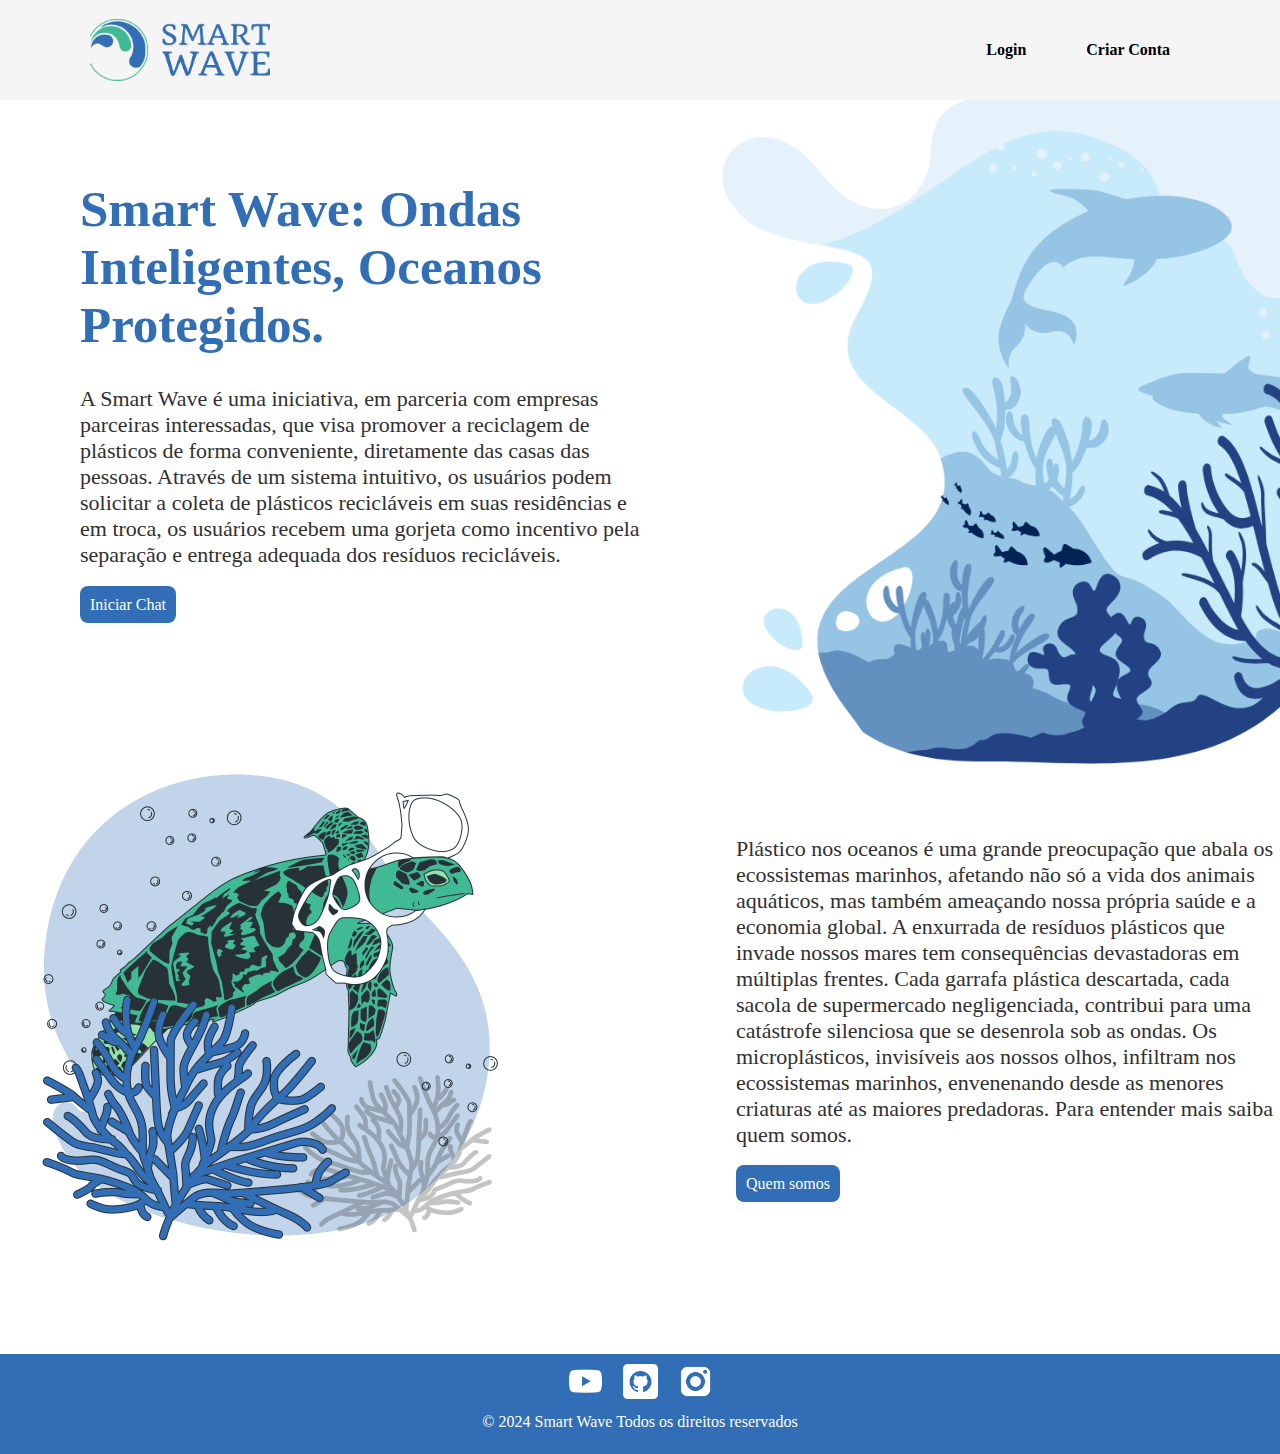
<file: index.html>
<!DOCTYPE html>
<html lang="pt-br">
  <head>
    <meta charset="UTF-8" />
    <meta name="viewport" content="width=device-width, initial-scale=1.0" />
    <title>Smart Wave</title>
    <link rel="stylesheet" href="./css/index.css" />
  </head>
  <body>
    <header id="cabecalho">
      <div class="img">
        <img class="img-logo" src="./img/wave-logo.png" alt="wave-logo" />
      </div>

      <div class="link-div">
        <ul class="links-list">
          <li class="link-item"><a href="#" id="login-btn">Login</a></li>
          <li class="link-item">
            <a href="#" id="criar-conta-btn">Criar Conta</a>
          </li>
        </ul>
      </div>
    </header>
    <main>
      <section id="section1">
        <div class="main-text">
          <h1>Smart Wave: Ondas Inteligentes, Oceanos Protegidos.</h1>
          <p>
            A Smart Wave é uma iniciativa, em parceria com empresas parceiras
            interessadas, que visa promover a reciclagem de plásticos de forma
            conveniente, diretamente das casas das pessoas. Através de um
            sistema intuitivo, os usuários podem solicitar a coleta de plásticos
            recicláveis em suas residências e em troca, os usuários recebem uma
            gorjeta como incentivo pela separação e entrega adequada dos
            resíduos recicláveis.
          </p>
          <a
            href="https://web-chat.global.assistant.watson.appdomain.cloud/preview.html?region=au-syd&integrationID=502f8ca9-d5e1-42a1-956b-38d6204c15e2&serviceInstanceID=1a4679c3-4026-4987-90a8-8e82c5ac3ef9"
            target="_blank"
            >Iniciar Chat</a
          >
        </div>
        <div class="main-img">
          <img src="./img/mar.png" alt="oceano" />
        </div>
      </section>

      <section id="section2">
        <div class="img2">
          <img src="./img/tartaruga.png" alt="tartaruga" />
        </div>
        <div class="text2">
          <p>
            Plástico nos oceanos é uma grande preocupação que abala os
            ecossistemas marinhos, afetando não só a vida dos animais aquáticos,
            mas também ameaçando nossa própria saúde e a economia global. A
            enxurrada de resíduos plásticos que invade nossos mares tem
            consequências devastadoras em múltiplas frentes. Cada garrafa
            plástica descartada, cada sacola de supermercado negligenciada,
            contribui para uma catástrofe silenciosa que se desenrola sob as
            ondas. Os microplásticos, invisíveis aos nossos olhos, infiltram nos
            ecossistemas marinhos, envenenando desde as menores criaturas até as
            maiores predadoras. Para entender mais saiba quem somos.
          </p>
          <a href="./paginas/quem-somos.html">Quem somos</a>
        </div>
      </section>
    </main>
    <footer id="rodape">
      <div class="footer-content">
        <div class="footer-icons">
          <a href="https://www.youtube.com/watch?v=TpOUnFI34zg" target="_blank">
            <img class="footer-icon" src="./img/youtube.png" alt="youtube" />
          </a>
          <a href="https://github.com/GuiRomanholi/GS_frontend" target="_blank">
            <img class="footer-icon" src="./img/github.png" alt="github" />
          </a>
          <a
            href="https://www.instagram.com/smartwave_of?igsh=ZHN4bmF5YXJ4YjN0"
            target="_blank"
          >
            <img
              class="footer-icon"
              src="./img/social-media.png"
              alt="instagram"
            />
          </a>
        </div>
        <p>&copy; 2024 Smart Wave Todos os direitos reservados</p>
      </div>
    </footer>

    <!-- Diálogo de criação de conta -->
    <dialog id="criar-conta-dialog">
      <form id="form-cadastro" action="#" method="post">
        <h2>Criar Conta</h2>
        <div class="form-content">
          <label for="username">Nome do usuário</label>
          <input
            type="text"
            id="username"
            name="username"
            placeholder="Digite o nome do usuario"
            required
          />
        </div>
        <div class="form-content">
          <label for="email">Email</label>
          <input
            type="email"
            id="email"
            name="email"
            placeholder="Digite o seu email"
            required
          />
        </div>
        <div class="form-content">
          <label for="password">Senha</label>
          <input
            type="password"
            id="password"
            name="password"
            placeholder="Digite sua senha"
            required
          />
        </div>
        <div class="form-content">
          <label for="password-confirmation">Confirmação de senha</label>
          <input
            type="password"
            id="password-confirmation"
            name="password-confirmation"
            placeholder="Digite a senha novamente"
            required
          />
        </div>
        <button id="btn-enviar" type="submit">Enviar</button>
      </form>
      <button id="fechar-modal">Fechar</button>
    </dialog>

    <!-- Diálogo de login -->
    <dialog id="login-dialog">
      <form id="form-login" action="#" method="post">
        <h2>Login</h2>
        <div class="form-content">
          <label for="login-email">Email</label>
          <input
            type="email"
            id="login-email"
            name="login-email"
            placeholder="Digite o seu email"
            required
          />
        </div>
        <div class="form-content">
          <label for="login-password">Senha</label>
          <input
            type="password"
            id="login-password"
            name="login-password"
            placeholder="Digite sua senha"
            required
          />
        </div>
        <button id="login-enviar" type="submit">Entrar</button>
      </form>
      <button id="fechar-login-modal">Fechar</button>
    </dialog>

    <dialog id="msg-erro">
      <h1>ERRO!</h1>
    </dialog>
    <script src="./js/script.js"></script>
  </body>
</html>
</file>
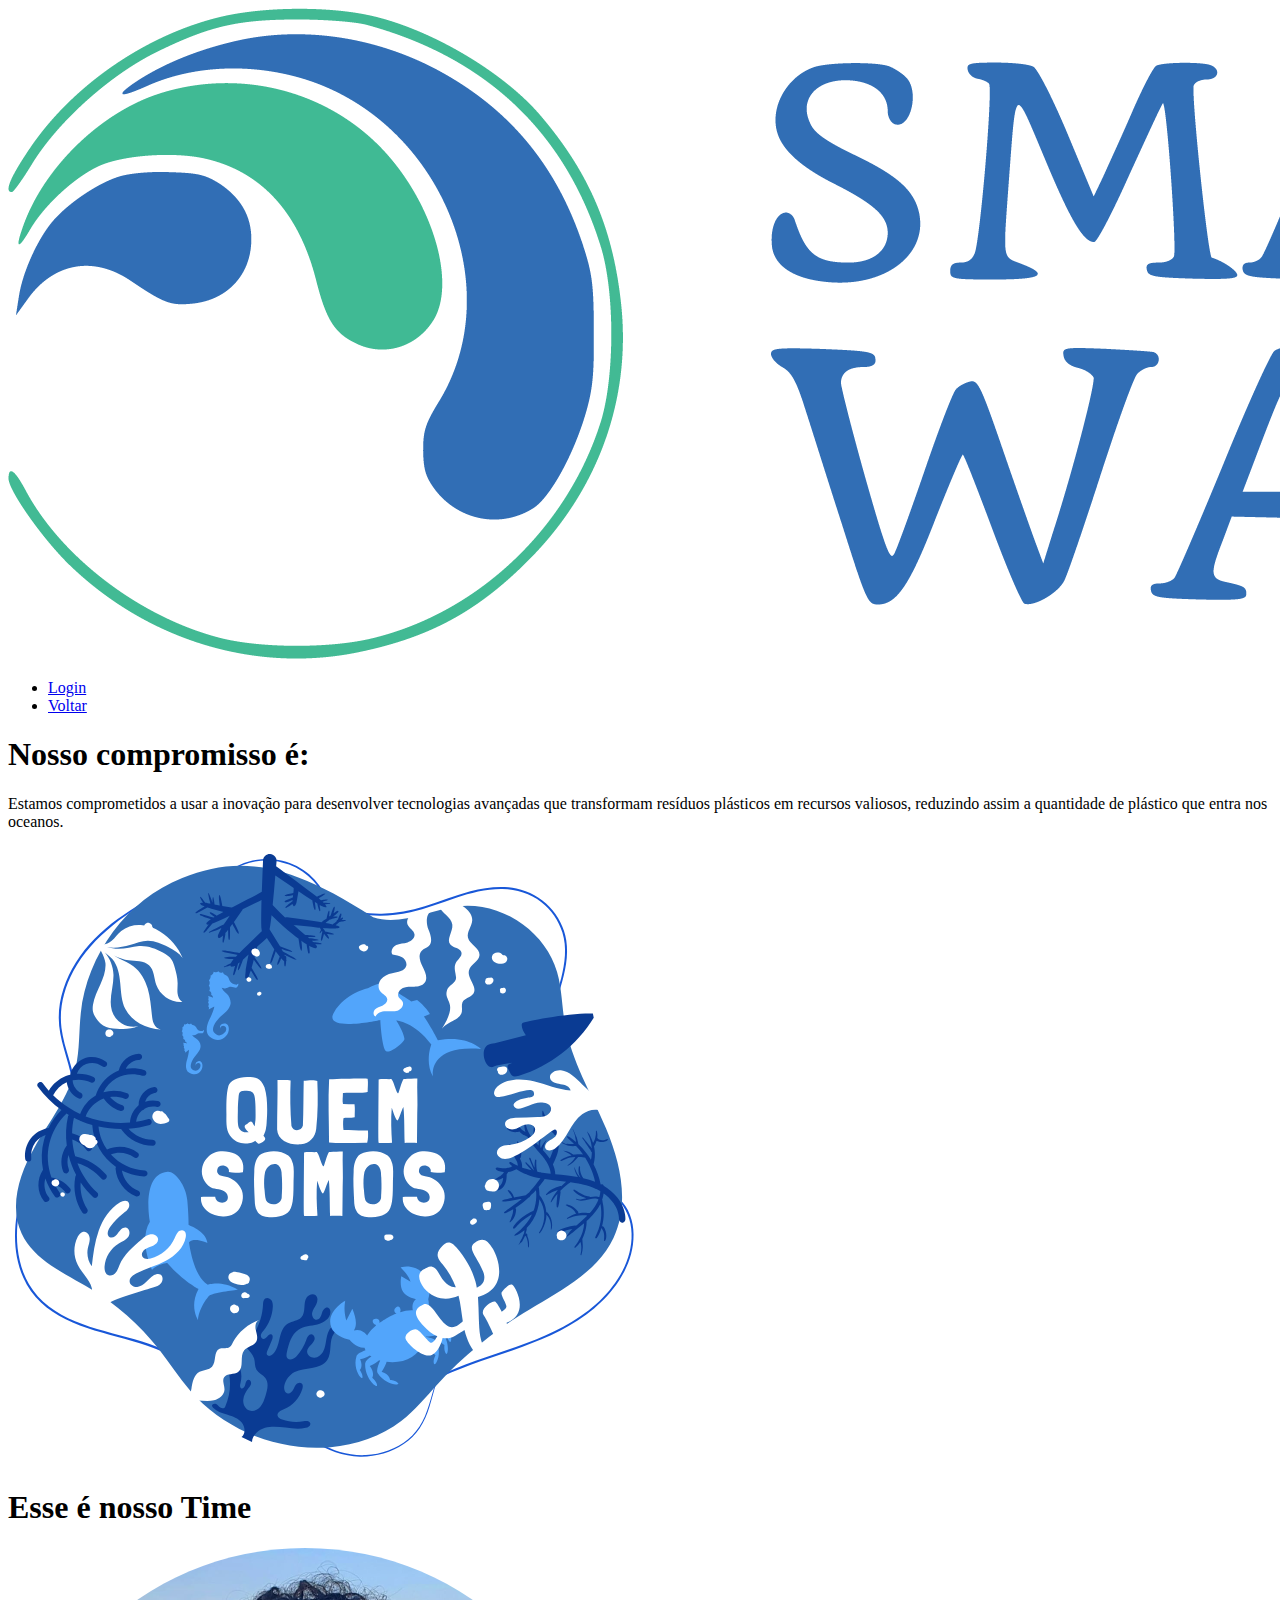
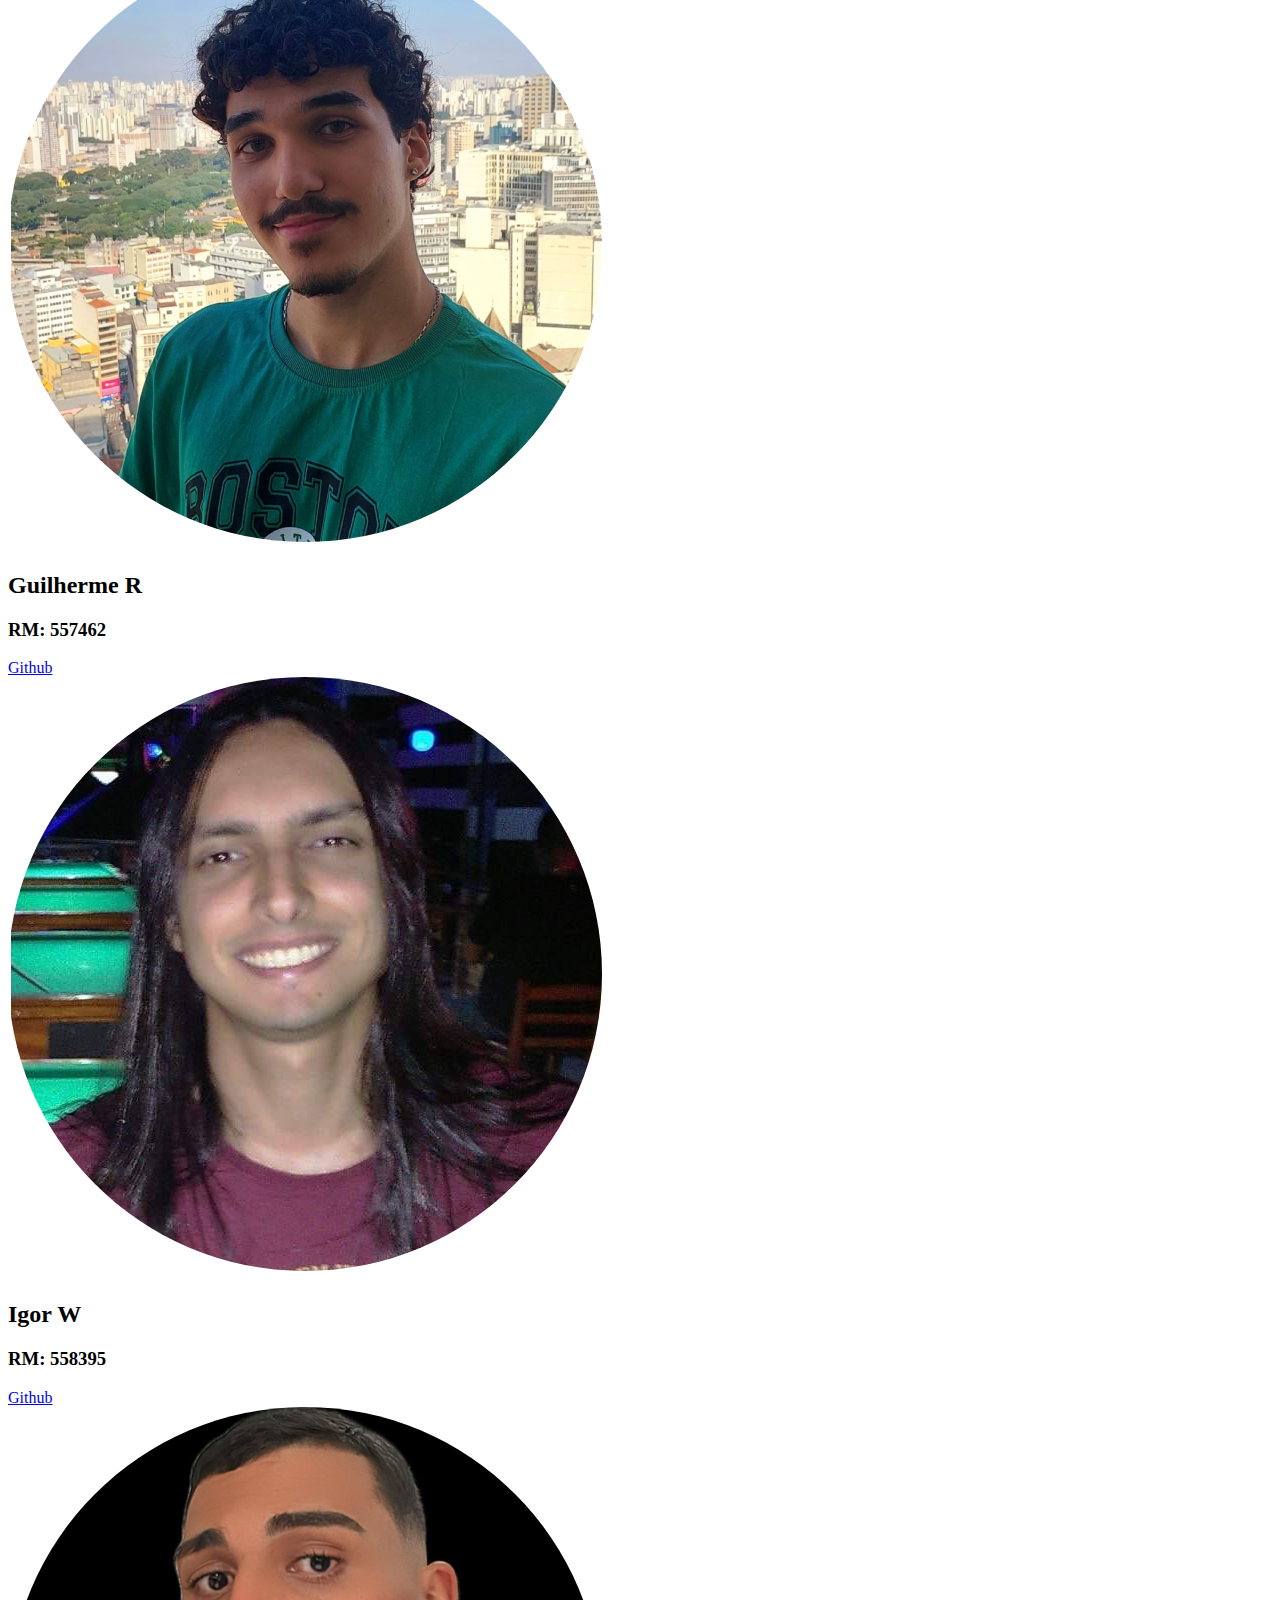
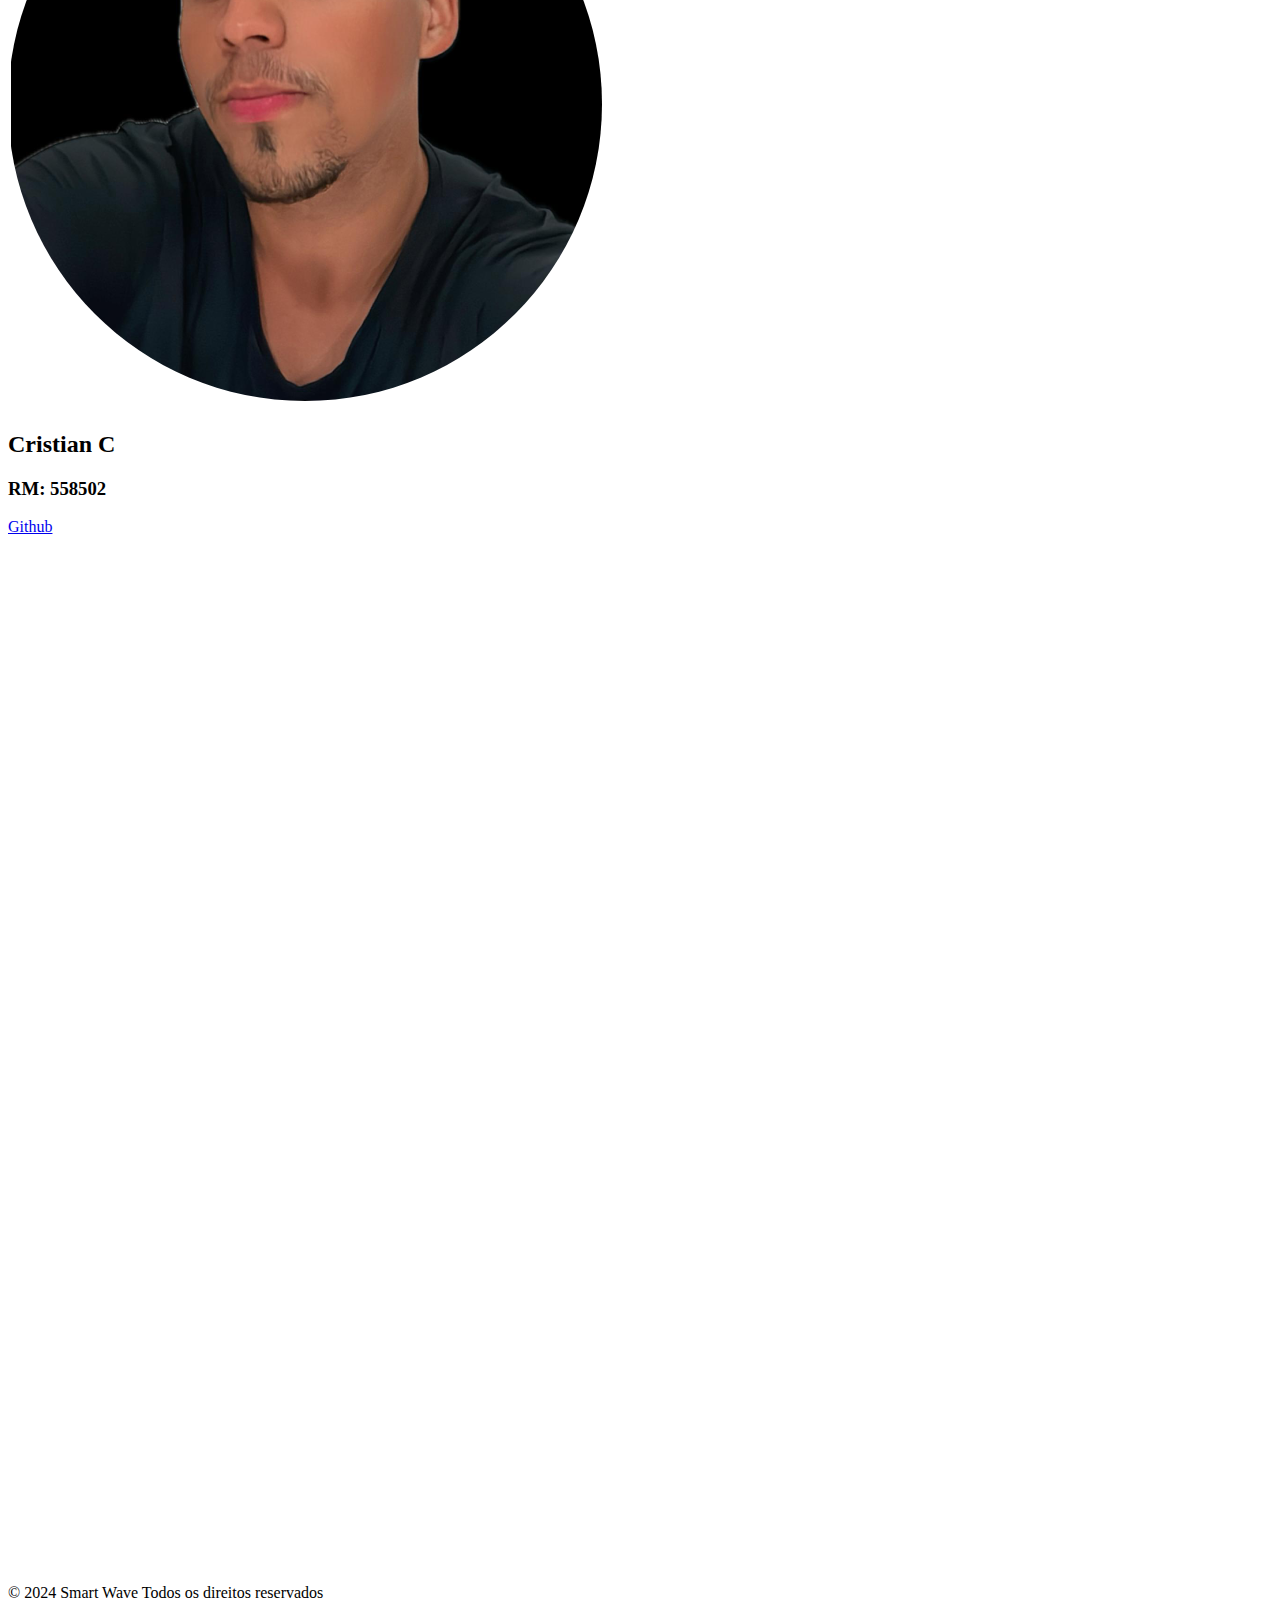
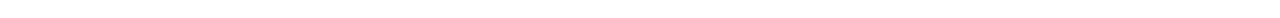
<file: paginas/quem-somos.html>
<!DOCTYPE html>
<html lang="pt-br">
    <head>
        <meta charset="UTF-8">
        <meta name="viewport" content="width=device-width, initial-scale=1.0">
        <title>Quem Somos</title>
        <link rel="stylesheet" href="../css/quem-somos.css">
    </head>
    <body>
        <header id="cabecalho">
            <div class="img">
                <img class="img-logo" src="../img/wave-logo.png" alt="Wave_Logo" />
            </div>

            <div class="link-div">
                <ul class="links-list">
                <li class="link-item"><a href="#" id="login-btn">Login</a></li>
                <li class="link-item">
                    <a href="../index.html" id="criar-conta-btn">Voltar</a>
                </li>
                </ul>
            </div>
        </header>
        <main>
            <section id="conteudo-1">
                <div class="texto-quemsomos">
                    <div class="titulo">
                        <h1>Nosso compromisso é:</h1>
                    </div>
                    <div class="texto-p">
                        <p>
                        Estamos comprometidos a usar a inovação para desenvolver
                        tecnologias avançadas que transformam resíduos plásticos em
                        recursos valiosos, reduzindo assim a quantidade de plástico que
                        entra nos oceanos.
                        </p>
                    </div>
                </div>
                <div class="img-quemsomos">
                    <img src="../img/quem-somos.png" alt="quem-somos" />
                </div>
            </section>
            <section id="conteudo-2">
                <div id="time">
                    <h1>Esse é nosso Time</h1>
                </div>
                <div id="fotos">
                    <div class="perfil">
                        <img src="../img/foto-gui.png" alt="foto-gui" />
                        <div class="descPerfil">
                        <h2>Guilherme R</h2>
                        <h3>RM: 557462</h3>
                        <a
                            href="https://github.com/GuiRomanholi"
                            target="_blank"
                            class="github-link"
                            >Github</a>
                        </div>
                    </div>
                    <div class="perfil">
                        <img src="../img/foto-igor.png" alt="foto-igor" />
                        <div class="descPerfil">
                        <h2>Igor W</h2>
                        <h3>RM: 558395</h3>
                        <a
                            href="https://github.com/IgorWJ"
                            target="_blank"
                            class="github-link"
                            >Github</a>
                        </div>
                    </div>
                    <div class="perfil">
                        <img src="../img/foto-cristian.png" alt="foto-cristian" />
                        <div class="descPerfil">
                        <h2>Cristian C</h2>
                        <h3>RM: 558502</h3>
                        <a
                            href="https://github.com/cristianrcaja"
                            target="_blank"
                            class="github-link"
                            >Github</a>
                        </div>
                    </div>
                </div>
            </section>
        </main>
        <footer id="rodape">
            <div class="footer-content">
                <div class="footer-icons">
                    <a href="https://www.youtube.com/watch?v=TpOUnFI34zg" target="_blank"
                    ><img class="footer-icon" src="../img/youtube.png" alt="youtube"/></a>
                    <a href="https://github.com/GuiRomanholi/GS_frontend" target="_blank"
                    ><img class="footer-icon" src="../img/github.png" alt="github"/></a>
                    <a
                    href="https://www.instagram.com/smartwave_of?igsh=ZHN4bmF5YXJ4YjN0"
                    target="_blank"><img class="footer-icon" src="../img/social-media.png" alt="instagram"/></a>
                </div>
                <p>&copy; 2024 Smart Wave Todos os direitos reservados</p>
            </div>
        </footer>
        <script src="../js/script.js"></script>
    </body>
</html>
</file>
<file: css/index.css>
* {
    margin: 0;
    padding: 0;
    box-sizing: border-box;
}

#msg-erro {
    position: absolute;
    top: 50%;
    left: 50%;
    transform: translate(-50%, -50%);
    padding: 20px;
    border-radius: 5px;
}

.message.success {
    background-color: #4caf50;
    color: #fff;
}

.message.error {
    background-color: #f44336;
    color: #fff;
}

#cabecalho {
    height: 100px;
    display: flex;
    align-items: center;
    justify-content: space-between;
    padding: 0 10vh;
    background-color: #f5f5f5;
    position: relative;
}

.img {
    margin-right: auto;
}

.link-div {
    display: flex;
    align-items: center;
}

.links-list {
    list-style: none;
    display: flex;
    gap: 20px;
    justify-content: center;
    align-items: center;
}

.link-item a {
    text-decoration: none;
    color: #000;
    padding: 10px 20px;
    transition: background-color 0.3s, color 0.3s;
    font-weight: bold;
}

.link-item a:hover {
    background-color: #316EB5;
    color: #fff;
    border-radius: 5px;
}

.img-logo {
    display: flex;
    max-width: 20vh;
    max-height: 20vh;
    width: auto;
    height: auto;
}

.text2 a {
    text-decoration: none;
}

.main-text a {
    text-decoration: none;
}

#img-div {
    position: absolute;
    right: 0;
    bottom: 0;
    display: flex;
    align-items: flex-end;
    height: 100%;
}

main #section1 {
    display: flex;
    justify-content: space-between;
    flex-wrap: wrap;
}

.main-text {
    padding: 5rem;
    flex: 1;
    min-width: 300px;
}

.main-text h1 {
    font-size: 51px;
    color: #316EB5;
}

.main-text p {
    color: #303030;
    margin-top: 2rem;
    padding-bottom: 5%;
    font-size: 22px;
}

.main-text a {
    background: #316EB5;
    color: #ffffff;
    padding: 10px;
    border-radius: 8px;
}

.main-img {
    flex: 1;
    display: flex;
    justify-content: flex-end;
    align-items: center;
    min-width: 300px;
}

.main-img img {
    max-width: 100%;
    height: auto;
}

/* Ajuste para a imagem mar */
.main-img {
    margin-left: auto;
    margin-right: 0;
    display: flex;
    max-width: 100%;
    height: auto;
    
}

#section2 {
    display: flex;
    justify-content: space-between;
    align-items: center;
    flex-wrap: wrap;
}

#section2 a {
    background: #316EB5;
    color: #ffffff;
    padding: 10px;
    border-radius: 8px;
}

#section2 p {
    font-size: 22px;
    color: #303030;
    padding-bottom: 5%;
}

#section2 img {
    width: 100%;
    max-width: 500px;
}

.text2 {
    margin-left: 15%;
    flex: 1;
    min-width: 300px;
}

.img2 {
    flex: 1;
    display: flex;
    justify-content: center;
    align-items: center;
    min-width: 300px;
}

#rodape {
    height: 100px;
    position: relative;
    bottom: 0;
    left: 0;
    width: 100%;
    background-color: #316EB5;
    padding: 10px 0;
    text-align: center;
    margin-top: 7%;
}

.footer-content {
    display: flex;
    flex-direction: column;
    align-items: center;
}

.footer-icons {
    display: flex;
    justify-content: center;
    margin-bottom: 10px;
}

.footer-icon {
    width: 35px;
    height: 35px;
    margin: 0 10px;
}

#rodape p {
    color: #fff;
    text-align: center;
}

#criar-conta-dialog {
    position: fixed;
    top: 50%;
    left: 50%;
    transform: translate(-50%, -50%);
    background-color: #254c85;
    padding: 20px;
    border-radius: 5px;
    box-shadow: 0 0 10px rgba(0, 0, 0, 0.3);
    z-index: 1000;
    width: 90%;
    max-width: 400px;
    color: #fff;
}

#criar-conta-dialog button[type="submit"] {
    background-color: #316EB5;
    color: #fff;
    padding: 10px 20px;
    border: 2px solid;
    border-radius: 5px;
    cursor: pointer;
}

#criar-conta-dialog button[type="submit"]:hover {
    background-color: #254c85;
    color: #fff;
}

#criar-conta-dialog button[id="fechar-modal"] {
    margin-top: 10px;
    background-color: #316EB5;
    color: #fff;
    padding: 10px 20px;
    border: 2px solid;
    border-radius: 5px;
    cursor: pointer;
}

#criar-conta-dialog button[id="fechar-modal"]:hover {
    background-color: #254c85;
    color: #fff;
}

#criar-conta-dialog button[type="submit"], #criar-conta-dialog button[id="fechar-modal"] {
    display: block;
    margin: 5px auto;
}

.form {
    padding: 18px;
    color: #fff;
}

.form h2 {
    margin-top: 5px;
}

.form-content {
    margin-bottom: 8px;
    padding-bottom: 18px;
    position: relative;
}

.form-content label {
    display: inline-block;
    margin-bottom: 4px;
}

.form-content input {
    display: block;
    width: 100%;
    border-radius: 8px;
    padding: 8px;
    border: 2px solid #dfdfdf;
}

.form-content a {
    position: absolute;
    bottom: -8px;
    left: 0;
    visibility: hidden;
}

.form-content.error input {
    border-color: #ff3b25;
}

.form-content.error a {
    color: #ff3b25;
    visibility: visible;
}

/* Estilizando o diálogo de login */
dialog {
    border: none;
    border-radius: 10px;
    box-shadow: 0 5px 15px rgba(0, 0, 0, 0.3);
    padding: 20px;
    max-width: 500px;
    width: 100%;
    position: fixed;
    top: 50%;
    left: 50%;
    transform: translate(-50%, -50%);
    background-color: #fff;
}

dialog::backdrop {
    background: rgba(0, 0, 0, 0.7);
}

form {
    display: flex;
    flex-direction: column;
}

.form-content {
    margin-bottom: 15px;
}

.form-content label {
    margin-bottom: 5px;
    font-weight: bold;
}

.form-content input {
    padding: 10px;
    border: 1px solid #ccc;
    border-radius: 5px;
    width: 100%;
    box-sizing: border-box; /* Ensure padding and border are included in width */
}

button {
    padding: 10px;
    border: none;
    border-radius: 5px;
    background: #498df3;
    color: #fff;
    font-size: 16px;
    cursor: pointer;
}

button:hover {
    background: #254c85;
}

.error input {
    border-color: red;
}

.message {
    text-align: center;
}

.message h1 {
    margin-bottom: 20px;
}

.message.error {
    color: red;
}

.message.success {
    color: green;
}

#login-dialog {
    background-color: #254c85;
    color: white;
}

#login-dialog h2 {
    color: white;
}

#login-dialog p {
    color: white;
}

#form-login button {
    border: 2px solid #ccc;
    display: flex;
    align-self: center;
    justify-content: center;
    font-size: 1.0em; /* Reduz o tamanho do texto do botão */
    width: 50%; /* Define a largura do botão */
    margin: auto; /* Centraliza horizontalmente */
}

#form-login button:hover {
    background-color: #ddd;
    color: black;
}

#login-dialog button[id="fechar-login-modal"] {
    border: 2px solid #ccc;
    display: flex;
    align-self: center;
    justify-content: center;
    width: 50%; /* Define a largura do botão de fechar */
    margin: auto; /* Centraliza horizontalmente */
    margin-top: 2%;
}

/* Media Queries */
@media (max-width: 768px) {
    #cabecalho {
        flex-direction: column;
        align-items: flex-start;
        padding: 10px;
    }

    .links-list {
        flex-direction: column;
        gap: 10px;
    }

    .img-logo {
        max-width: 15vh;
        max-height: 15vh;
    }

    .main-text {
        padding: 2rem;
    }

    .main-text h1 {
        font-size: 36px;
    }

    .main-text p {
        font-size: 18px;
    }

    #section2 {
        flex-direction: column;
    }

    #section2 p {
        font-size: 18px;
    }

    .text2 {
        margin-left: 0;
        padding: 1rem;
    }

    .img2 {
        margin-left: 0;
        padding: 1rem;
    }

    #rodape {
        height: auto;
        padding: 20px;
    }
}

@media (max-width: 480px) {
    .main-text h1 {
        font-size: 28px;
    }

    .main-text p {
        font-size: 16px;
    }

    #section2 p {
        font-size: 16px;
    }
}
</file>
<file: css/quem-somos.css>

</file>
